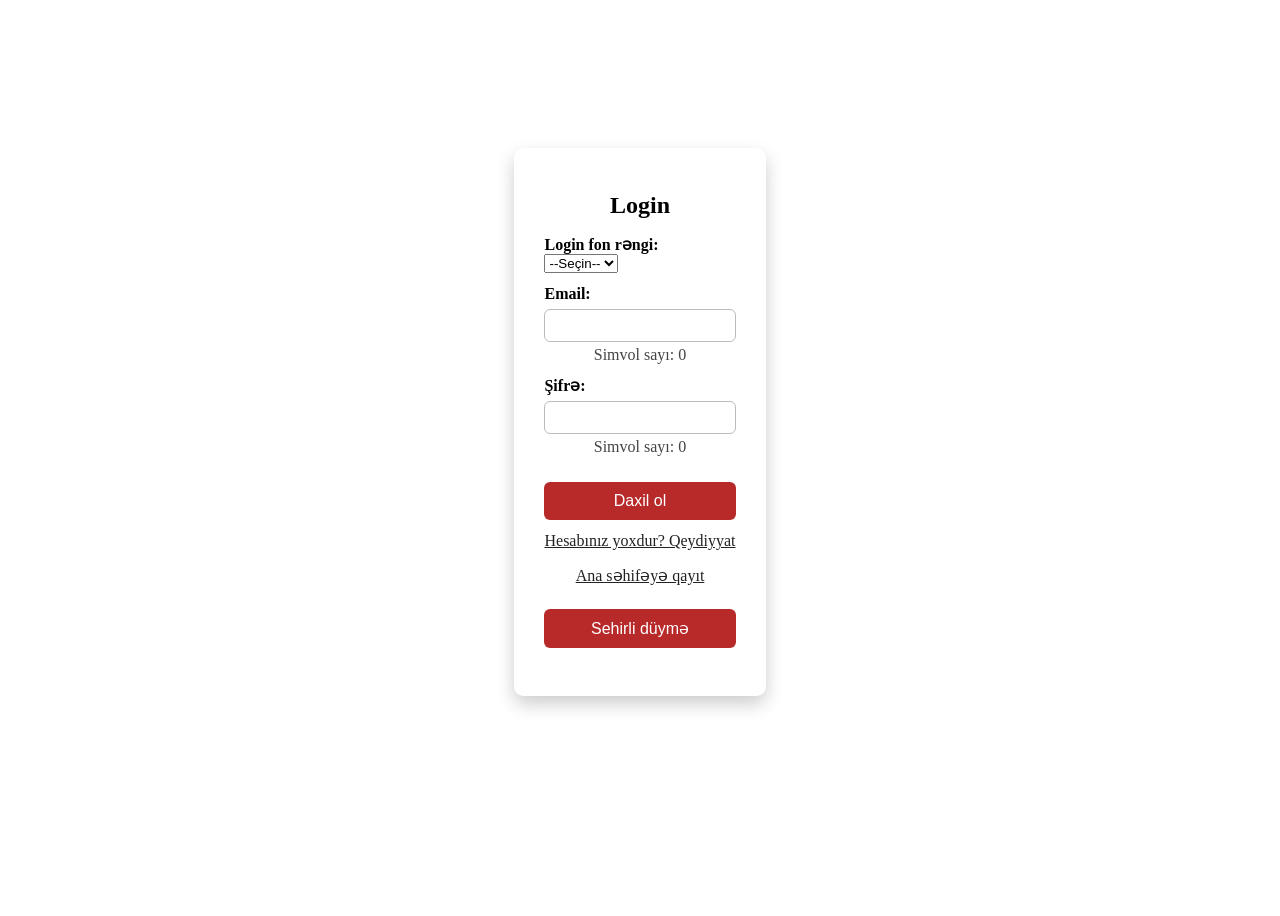
<file: login.html>
<!DOCTYPE html>
<html lang="az">
<head>
    <meta charset="UTF-8">
    <meta name="viewport" content="width=device-width, initial-scale=1.0">
    <link rel="stylesheet" href="style.css">
    <title>Login - GymBro</title>
</head>
<body>
    
    <div class="auth-page">
        <h2>Login</h2>
        <form action="#" method="post">
            <label for="email">Email:</label>
            <input type="email" id="email" name="email" required>
             
            <label for="password">Şifrə:</label>
            <input type="password" id="password" name="password" required>

            <button type="submit">Daxil ol</button>
        </form>
        <p><a href="qeydiyyat.html">Hesabınız yoxdur? Qeydiyyat</a></p>
        <p><a href="index.html">Ana səhifəyə qayıt</a></p>
    </div>

    <!-- JS faylına bağlantı (char counter üçün) -->
    <script src="index.javascript"></script>
</body>
</html>
</file>
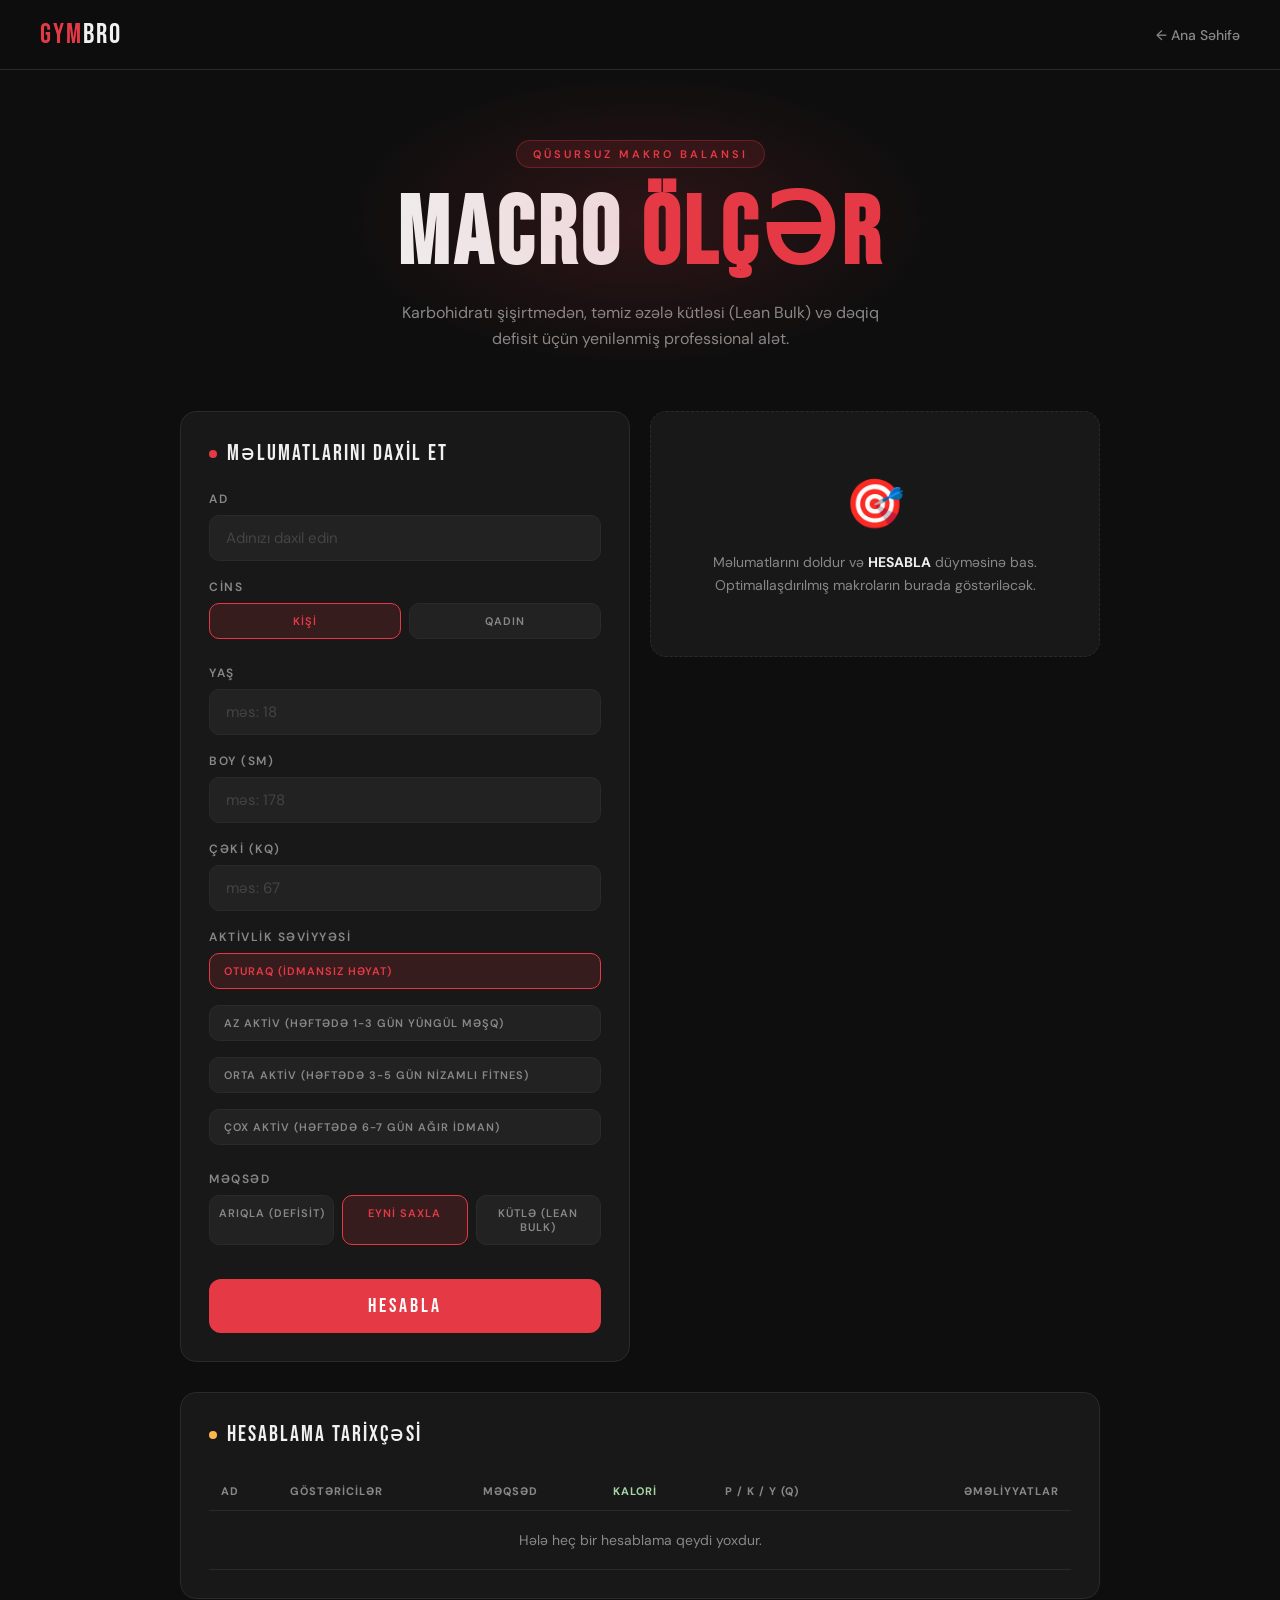
<file: macro.html>
<!DOCTYPE html>
<html lang="az">
<head>
  <meta charset="UTF-8">
  <meta name="viewport" content="width=device-width, initial-scale=1.0">
  <title>Macro Ölçər — GymBro</title>
  <link href="https://fonts.googleapis.com/css2?family=Bebas+Neue&family=DM+Sans:wght@300;400;500;600&display=swap" rel="stylesheet">
  <style>
    *, *::before, *::after { box-sizing: border-box; margin: 0; padding: 0; }

    :root {
      --bg: #0e0e0e;
      --surface: #181818;
      --surface2: #222222;
      --border: #2a2a2a;
      --accent: #e63946;
      --accent2: #ff6b35;
      --text: #f0f0f0;
      --muted: #888;
      --protein: #4fc3f7;
      --carb: #ffb74d;
      --fat: #ef5350;
      --cal: #a5d6a7;
    }

    body {
      background: var(--bg);
      color: var(--text);
      font-family: 'DM Sans', sans-serif;
      min-height: 100vh;
      overflow-x: hidden;
    }

    /* NAV */
    nav {
      display: flex;
      align-items: center;
      justify-content: space-between;
      padding: 18px 40px;
      border-bottom: 1px solid var(--border);
      background: #0e0e0ecc;
      backdrop-filter: blur(10px);
      position: sticky;
      top: 0;
      z-index: 100;
    }
    .nav-logo {
      font-family: 'Bebas Neue', sans-serif;
      font-size: 28px;
      letter-spacing: 2px;
      color: var(--accent);
      text-decoration: none;
    }
    .nav-logo span { color: var(--text); }
    nav a.back {
      color: var(--muted);
      text-decoration: none;
      font-size: 14px;
      font-weight: 500;
      transition: color 0.2s;
    }
    nav a.back:hover { color: var(--text); }

    /* HERO */
    .hero {
      text-align: center;
      padding: 70px 20px 40px;
      position: relative;
    }
    .hero::before {
      content: '';
      position: absolute;
      top: 0; left: 50%;
      transform: translateX(-50%);
      width: 600px; height: 300px;
      background: radial-gradient(ellipse at center, rgba(230,57,70,0.15) 0%, transparent 70%);
      pointer-events: none;
    }
    .hero-tag {
      display: inline-block;
      background: rgba(230,57,70,0.12);
      border: 1px solid rgba(230,57,70,0.3);
      color: var(--accent);
      font-size: 11px;
      font-weight: 600;
      letter-spacing: 3px;
      text-transform: uppercase;
      padding: 6px 16px;
      border-radius: 20px;
      margin-bottom: 20px;
    }
    .hero h1 {
      font-family: 'Bebas Neue', sans-serif;
      font-size: clamp(52px, 8vw, 96px);
      letter-spacing: 4px;
      line-height: 1;
      margin-bottom: 16px;
    }
    .hero h1 span { color: var(--accent); }
    .hero p {
      color: var(--muted);
      font-size: 16px;
      max-width: 480px;
      margin: 0 auto;
      line-height: 1.6;
    }

    /* MAIN LAYOUT */
    .container {
      max-width: 960px;
      margin: 0 auto;
      padding: 20px 20px 80px;
    }

    .calculator-grid {
      display: grid;
      grid-template-columns: 1fr 1fr;
      gap: 20px;
      align-items: start;
    }

    @media (max-width: 700px) {
      .calculator-grid { grid-template-columns: 1fr; }
    }

    /* FORM CARD */
    .card {
      background: var(--surface);
      border: 1px solid var(--border);
      border-radius: 16px;
      padding: 28px;
    }
    .card-title {
      font-family: 'Bebas Neue', sans-serif;
      font-size: 22px;
      letter-spacing: 2px;
      color: var(--text);
      margin-bottom: 24px;
      display: flex;
      align-items: center;
      gap: 10px;
    }
    .card-title .dot {
      width: 8px; height: 8px;
      border-radius: 50%;
      background: var(--accent);
    }

    .form-group {
      margin-bottom: 18px;
    }
    label {
      display: block;
      font-size: 12px;
      font-weight: 600;
      letter-spacing: 1.5px;
      text-transform: uppercase;
      color: var(--muted);
      margin-bottom: 8px;
    }
    input[type="number"], input[type="text"] {
      width: 100%;
      background: var(--surface2);
      border: 1px solid var(--border);
      border-radius: 10px;
      padding: 12px 16px;
      color: var(--text);
      font-family: 'DM Sans', sans-serif;
      font-size: 15px;
      outline: none;
      transition: border-color 0.2s;
    }
    input[type="number"]:focus, input[type="text"]:focus {
      border-color: var(--accent);
    }
    input[type="number"]::placeholder, input[type="text"]::placeholder { color: #444; }

    .radio-group {
      display: flex;
      gap: 8px;
      flex-wrap: wrap;
    }
    .radio-group input { display: none; }
    .radio-group label {
      flex: 1;
      min-width: 80px;
      text-align: center;
      background: var(--surface2);
      border: 1px solid var(--border);
      border-radius: 10px;
      padding: 10px 8px;
      cursor: pointer;
      font-size: 11px;
      font-weight: 600;
      letter-spacing: 1px;
      color: var(--muted);
      transition: all 0.2s;
      text-transform: uppercase;
    }
    .radio-group input:checked + label {
      background: rgba(230,57,70,0.15);
      border-color: var(--accent);
      color: var(--accent);
    }
    .radio-group label:hover {
      border-color: #444;
      color: var(--text);
    }

    .btn {
      width: 100%;
      padding: 15px;
      background: var(--accent);
      border: none;
      border-radius: 12px;
      color: white;
      font-family: 'Bebas Neue', sans-serif;
      font-size: 20px;
      letter-spacing: 3px;
      cursor: pointer;
      margin-top: 8px;
      transition: all 0.2s;
    }
    .btn:hover {
      background: #c1121f;
      transform: translateY(-1px);
      box-shadow: 0 8px 24px rgba(230,57,70,0.35);
    }

    /* RESULTS */
    .results {
      display: none;
      flex-direction: column;
      gap: 16px;
    }
    .results.show { display: flex; }

    .result-placeholder {
      background: var(--surface);
      border: 1px dashed var(--border);
      border-radius: 16px;
      padding: 60px 28px;
      text-align: center;
    }
    .result-placeholder .icon { font-size: 48px; margin-bottom: 16px; }
    .result-placeholder p { color: var(--muted); font-size: 14px; line-height: 1.6; }

    .cal-card {
      background: linear-gradient(135deg, #1a0a0b 0%, #2d1010 100%);
      border: 1px solid rgba(230,57,70,0.3);
      border-radius: 16px;
      padding: 28px;
      text-align: center;
      position: relative;
    }
    .cal-label {
      font-size: 11px;
      font-weight: 600;
      letter-spacing: 3px;
      text-transform: uppercase;
      color: rgba(230,57,70,0.7);
      margin-bottom: 8px;
    }
    .cal-number {
      font-family: 'Bebas Neue', sans-serif;
      font-size: 72px;
      color: var(--accent);
      line-height: 1;
      letter-spacing: 2px;
    }
    .cal-unit { font-size: 13px; color: var(--muted); margin-top: 6px; }

    .macro-card {
      background: var(--surface);
      border: 1px solid var(--border);
      border-radius: 16px;
      padding: 24px 28px;
    }
    .macro-item { margin-bottom: 20px; }
    .macro-item:last-child { margin-bottom: 0; }
    .macro-header {
      display: flex;
      justify-content: space-between;
      align-items: baseline;
      margin-bottom: 8px;
    }
    .macro-name { font-size: 12px; font-weight: 600; letter-spacing: 2px; text-transform: uppercase; }
    .macro-val { font-family: 'Bebas Neue', sans-serif; font-size: 22px; letter-spacing: 1px; }
    .macro-val span { font-family: 'DM Sans', sans-serif; font-size: 12px; color: var(--muted); }
    
    .bar-bg { height: 6px; background: var(--surface2); border-radius: 10px; overflow: hidden; }
    .bar-fill { height: 100%; border-radius: 10px; transition: width 0.8s ease; width: 0%; }

    .tip-card {
      background: var(--surface);
      border: 1px solid var(--border);
      border-radius: 16px;
      padding: 20px 24px;
      display: flex;
      gap: 14px;
    }
    .tip-icon { font-size: 24px; }
    .tip-text { font-size: 13px; color: var(--muted); line-height: 1.6; }
    .tip-text strong { color: var(--text); }

    .bmr-row {
      display: flex;
      justify-content: space-between;
      font-size: 13px;
      padding: 10px 0;
      border-bottom: 1px solid var(--border);
      color: var(--muted);
    }
    .bmr-row:last-child { border-bottom: none; }
    .bmr-row strong { color: var(--text); }

    /* Cədvəl */
    table td { padding: 14px 12px; border-bottom: 1px solid var(--border); vertical-align: middle; }
    .action-btn {
      padding: 6px 12px;
      border-radius: 6px;
      cursor: pointer;
      font-size: 12px;
      font-weight: 500;
      border: 1px solid var(--border);
      margin-left: 6px;
      font-family: 'DM Sans', sans-serif;
      transition: all 0.2s;
    }
    .btn-delete { background: #331111; color: #ff4444; border-color: #552222; }
    .btn-edit { background: #112233; color: #44aaff; border-color: #223355; }
    .btn-delete:hover { background: #551111; }
    .btn-edit:hover { background: #113355; }

    @keyframes fadeUp {
      from { opacity: 0; transform: translateY(20px); }
      to   { opacity: 1; transform: translateY(0); }
    }
    .animate { animation: fadeUp 0.5s ease forwards; }
  </style>
</head>
<body>

<nav>
  <a href="index.html" class="nav-logo">Gym<span>Bro</span></a>
  <a href="index.html" class="back">← Ana Səhifə</a>
</nav>

<div class="hero">
  <div class="hero-tag">Qüsursuz Makro Balansı</div>
  <h1>MACRO <span>ÖLÇƏR</span></h1>
  <p>Karbohidratı şişirtmədən, təmiz əzələ kütləsi (Lean Bulk) və dəqiq defisit üçün yenilənmiş professional alət.</p>
</div>

<div class="container">
  <div class="calculator-grid">

    <div class="card">
      <div class="card-title"><div class="dot"></div> Məlumatlarını Daxil Et</div>

      <div class="form-group">
        <label>Ad</label>
        <input type="text" id="name" placeholder="Adınızı daxil edin">
      </div>

      <div class="form-group">
        <label>Cins</label>
        <div class="radio-group">
          <input type="radio" name="gender" id="male" value="male" checked>
          <label for="male">Kişi</label>
          <input type="radio" name="gender" id="female" value="female">
          <label for="female">Qadın</label>
        </div>
      </div>

      <div class="form-group">
        <label>Yaş</label>
        <input type="number" id="age" placeholder="məs: 18" min="10" max="100">
      </div>

      <div class="form-group">
        <label>Boy (sm)</label>
        <input type="number" id="height" placeholder="məs: 178" min="100" max="250">
      </div>

      <div class="form-group">
        <label>Çəki (kq)</label>
        <input type="number" id="weight" placeholder="məs: 67" min="30" max="300">
      </div>

      <div class="form-group">
        <label>Aktivlik Səviyyəsi</label>
        <div class="radio-group" style="flex-direction: column;">
          <input type="radio" name="activity" id="a1" value="1.2" checked>
          <label for="a1" style="min-width:unset; text-align:left; padding: 10px 14px;">Oturaq (idmansız həyat)</label>
          <input type="radio" name="activity" id="a2" value="1.375">
          <label for="a2" style="min-width:unset; text-align:left; padding: 10px 14px;">Az aktiv (həftədə 1-3 gün yüngül məşq)</label>
          <input type="radio" name="activity" id="a3" value="1.55">
          <label for="a3" style="min-width:unset; text-align:left; padding: 10px 14px;">Orta aktiv (həftədə 3-5 gün nizamlı fitnes)</label>
          <input type="radio" name="activity" id="a4" value="1.725">
          <label for="a4" style="min-width:unset; text-align:left; padding: 10px 14px;">Çox aktiv (həftədə 6-7 gün ağır idman)</label>
        </div>
      </div>

      <div class="form-group">
        <label>Məqsəd</label>
        <div class="radio-group">
          <input type="radio" name="goal" id="lose" value="lose">
          <label for="lose">Arıqla (Defisit)</label>
          <input type="radio" name="goal" id="maintain" value="maintain" checked>
          <label for="maintain">Eyni Saxla</label>
          <input type="radio" name="goal" id="gain" value="gain">
          <label for="gain">Kütlə (Lean Bulk)</label>
        </div>
      </div>

      <button class="btn" onclick="calculate()">HESABLA</button>
    </div>

    <div>
      <div class="result-placeholder" id="placeholder">
        <div class="icon">🎯</div>
        <p>Məlumatlarını doldur və <strong style="color:var(--text)">HESABLA</strong> düyməsinə bas.<br>Optimallaşdırılmış makroların burada göstəriləcək.</p>
      </div>

      <div class="results" id="results">
        <div class="cal-card animate" id="calCard">
          <div class="cal-label">Gündəlik Hədəf Kalori</div>
          <div class="cal-number" id="calNum">—</div>
          <div class="cal-unit">kkal / gün</div>
        </div>

        <div class="macro-card animate" style="animation-delay:0.1s">
          <div class="macro-item">
            <div class="macro-header">
              <div class="macro-name" style="color:var(--protein)">Protein (Əzələ Qoruyucu)</div>
              <div class="macro-val" style="color:var(--protein)" id="proteinVal">—<span> q/gün</span></div>
            </div>
            <div class="bar-bg"><div class="bar-fill" id="proteinBar" style="background:var(--protein)"></div></div>
          </div>
          <div class="macro-item">
            <div class="macro-header">
              <div class="macro-name" style="color:var(--carb)">Karbohidrat (Təmiz Enerji)</div>
              <div class="macro-val" style="color:var(--carb)" id="carbVal">—<span> q/gün</span></div>
            </div>
            <div class="bar-bg"><div class="bar-fill" id="carbBar" style="background:var(--carb)"></div></div>
          </div>
          <div class="macro-item">
            <div class="macro-header">
              <div class="macro-name" style="color:var(--fat)">Sağlam Yağ (Hormonal Balans)</div>
              <div class="macro-val" style="color:var(--fat)" id="fatVal">—<span> q/gün</span></div>
            </div>
            <div class="bar-bg"><div class="bar-fill" id="fatBar" style="background:var(--fat)"></div></div>
          </div>
        </div>

        <div class="macro-card animate" style="animation-delay:0.2s" id="bmrInfo">
          <div class="bmr-row"><span>BMR (Orqanizmin minimal xərci)</span><strong id="bmrVal">—</strong></div>
          <div class="bmr-row"><span>TDEE (Aktivlik daxil balans kalori)</span><strong id="tdeeVal">—</strong></div>
          <div class="bmr-row"><span>Məqsəd rejimi</span><strong id="goalVal">—</strong></div>
        </div>

        <div class="tip-card animate" style="animation-delay:0.3s" id="tipCard">
          <div class="tip-icon">✨</div>
          <div class="tip-text" id="tipText">—</div>
        </div>
      </div>
    </div>

  </div>

  <div class="card" style="margin-top: 30px; grid-column: 1 / -1; width: 100%;">
    <div class="card-title"><div class="dot" style="background: var(--carb);"></div> Hesablama Tarixçəsi</div>
    <div style="overflow-x: auto;">
      <table style="width: 100%; border-collapse: collapse; color: var(--text); font-size: 14px; text-align: left;">
        <thead>
          <tr style="border-bottom: 1px solid var(--border); color: var(--muted); font-size: 11px; text-transform: uppercase; letter-spacing: 1px;">
            <th style="padding: 12px;">Ad</th>
            <th style="padding: 12px;">Göstəricilər</th>
            <th style="padding: 12px;">Məqsəd</th>
            <th style="padding: 12px; color: var(--cal);">Kalori</th>
            <th style="padding: 12px;">P / K / Y (q)</th>
            <th style="padding: 12px; text-align: right;">Əməliyyatlar</th>
          </tr>
        </thead>
        <tbody id="historyBody"></tbody>
      </table>
    </div>
  </div>

</div>

<script>
let macroHistory = JSON.parse(localStorage.getItem('gymbro_macros')) || [];
let editIndex = -1; 

document.addEventListener('DOMContentLoaded', updateTable);

function calculate() {
  const name   = document.getElementById('name').value.trim();
  const gender = document.querySelector('input[name="gender"]:checked').value;
  const age    = parseFloat(document.getElementById('age').value);
  const height = parseFloat(document.getElementById('height').value);
  const weight = parseFloat(document.getElementById('weight').value);
  const activity = parseFloat(document.querySelector('input[name="activity"]:checked').value);
  const goal   = document.querySelector('input[name="goal"]:checked').value;

  if (!name) {
    alert('Zəhmət olmasa bir ad daxil edin.');
    return;
  }
  if (!age || !height || !weight || age < 10 || height < 100 || weight < 30) {
    alert('Zəhmət olmasa bütün sahələri düzgün doldurun.');
    return;
  }

  // BMR (Mifflin-St Jeor)
  let bmr = (gender === 'male') 
    ? (10 * weight + 6.25 * height - 5 * age + 5)
    : (10 * weight + 6.25 * height - 5 * age - 161);

  const tdee = bmr * activity;
  let calories, goalLabel;

  if (goal === 'lose') {
    calories = tdee - 400;
    goalLabel = 'Arıqlama';
  } else if (goal === 'gain') {
    calories = tdee + 350; 
    goalLabel = 'Kütlə qazanma';
  } else {
    calories = tdee;
    goalLabel = 'Çəki saxlama';
  }
  calories = Math.round(calories);

  // OPTİMAL İDMANÇI MAKRO STRATEGİYASI:
  // 1. Protein: Sabit bədən çəkisinə görə 2.2 qram (67kq üçün = ~147q)
  const protein = Math.round(weight * 2.2); 
  const proteinKcal = protein * 4;

  // 2. Karbohidrat: Şişmənin tam qarşısını alan qoruyucu əmsallar (Hədəf çəki * optimal qram)
  let carbsPerKg = 3.5; // Çəki saxlama üçün
  if (goal === 'lose') {
    carbsPerKg = 2.0;  // Arıqlama dövrü üçün aşağı karbohidrat
  } else if (goal === 'gain') {
    // Əgər aktivlik çoxdursa karbohidratı 3.8, azdırsa 3.5 səviyyəsində limitləyirik (390q rəqəmi tamamilə ləğv olundu)
    carbsPerKg = activity >= 1.55 ? 3.8 : 3.5; 
  }
  const carbs = Math.round(weight * carbsPerKg);
  const carbsKcal = carbs * 4;

  // 3. Sağlam Yağlar: Qalan kalori ehtiyacı təmiz enerji və hormonal sağlamlıq üçün yağlara verilir
  let remainingKcal = calories - (proteinKcal + carbsKcal);
  let fat = Math.round(remainingKcal / 9);

  // Yağ üçün minimum qoruyucu alt limit (kq başına min 0.8q)
  const minFat = Math.round(weight * 0.8);
  if (fat < minFat) {
    fat = minFat;
  }

  // Makroların cəminə görə real son kalori sinxronizasiyası
  const finalCalories = (protein * 4) + (carbs * 4) + (fat * 9);

  const record = {
    name, gender, age, height, weight, activity, goal, 
    calories: finalCalories, protein, carbs, fat, bmr: Math.round(bmr), tdee: Math.round(tdee), goalLabel
  };

  if (editIndex === -1) {
    macroHistory.push(record);
  } else {
    macroHistory[editIndex] = record;
    editIndex = -1; 
    document.querySelector('.btn').textContent = "HESABLA";
  }

  localStorage.setItem('gymbro_macros', JSON.stringify(macroHistory));
  updateTable();
  showVisualResults(record);
  
  document.getElementById('name').value = '';
}

function showVisualResults(data) {
  document.getElementById('placeholder').style.display = 'none';
  const r = document.getElementById('results');
  r.classList.add('show');

  document.getElementById('calNum').textContent = data.calories.toLocaleString();
  document.getElementById('proteinVal').innerHTML = data.protein + '<span> q/gün</span>';
  document.getElementById('carbVal').innerHTML    = data.carbs   + '<span> q/gün</span>';
  document.getElementById('fatVal').innerHTML     = data.fat     + '<span> q/gün</span>';

  document.getElementById('bmrVal').textContent  = data.bmr + ' kkal';
  document.getElementById('tdeeVal').textContent = data.tdee + ' kkal';
  document.getElementById('goalVal').textContent = data.goalLabel;

  const maxMacro = Math.max(data.protein, data.carbs, data.fat);
  setTimeout(() => {
    document.getElementById('proteinBar').style.width = (data.protein / maxMacro * 100) + '%';
    document.getElementById('carbBar').style.width    = (data.carbs   / maxMacro * 100) + '%';
    document.getElementById('fatBar').style.width     = (data.fat     / maxMacro * 100) + '%';
  }, 100);

  const tips = {
    lose: `<strong>Dəqiq Defisit:</strong> Karbohidrat aşağı salındı (${data.carbs}q). Yüksək protein əzələni qoruyacaq. Yağ yandırılması üçün idealdır.`,
    maintain: `<strong>Balans Dövrü:</strong> Enerjin stabil qalacaq, çəkin dəyişməyəcək. Formanı qorumaq üçün tam ideal makrolardır.`,
    gain: `<strong>Təmiz Əzələ (Lean Bulk):</strong> Karbohidratı şişirdib yağlanmaq yerinə, optimal limitdə saxladıq (${data.carbs}q). Qalan enerji sağlam yağlarla dəstəkləndi!`
  };
  document.getElementById('tipText').innerHTML = tips[data.goal] || tips['maintain'];

  r.querySelectorAll('.animate').forEach((el, i) => {
    el.style.animation = 'none';
    el.offsetHeight;
    el.style.animation = `fadeUp 0.5s ease ${i * 0.1}s forwards`;
  });
}

function updateTable() {
  const tbody = document.getElementById('historyBody');
  tbody.innerHTML = '';

  if (macroHistory.length === 0) {
    tbody.innerHTML = `<tr><td colspan="6" style="text-align:center; color:var(--muted); padding:20px;">Hələ heç bir hesablama qeydi yoxdur.</td></tr>`;
    return;
  }

  macroHistory.forEach((item, index) => {
    const row = document.createElement('tr');
    row.innerHTML = `
      <td style="font-weight:600; color:var(--text);">${item.name}</td>
      <td style="color:var(--muted); font-size:13px;">${item.gender === 'male' ? 'Kişi' : 'Qadın'}, ${item.age} yaş<br>${item.weight} kq / ${item.height} sm</td>
      <td><span style="font-size:12px; background:var(--surface2); padding:4px 8px; border-radius:6px; border:1px solid var(--border);">${item.goalLabel}</span></td>
      <td style="font-family:'Bebas Neue', sans-serif; font-size:18px; color:var(--accent); letter-spacing:1px;">${item.calories} kkal</td>
      <td style="font-size:13px;"><span style="color:var(--protein)">${item.protein}q</span> / <span style="color:var(--carb)">${item.carbs}q</span> / <span style="color:var(--fat)">${item.fat}q</span></td>
      <td style="text-align: right;">
        <button class="action-btn btn-edit" onclick="editRecord(${index})">Dəyiş</button>
        <button class="action-btn btn-delete" onclick="deleteRecord(${index})">Sil</button>
      </td>
    `;
    tbody.appendChild(row);
  });
}

function deleteRecord(index) {
  if (confirm(`${macroHistory[index].name} adlı qeydi silmək istədiyinizə əminsiniz?`)) {
    macroHistory.splice(index, 1);
    localStorage.setItem('gymbro_macros', JSON.stringify(macroHistory));
    updateTable();
  }
}

function editRecord(index) {
  const item = macroHistory[index];
  
  document.getElementById('name').value = item.name;
  document.getElementById('age').value = item.age;
  document.getElementById('height').value = item.height;
  document.getElementById('weight').value = item.weight;
  
  document.getElementById(item.gender).checked = true;
  document.getElementById(item.goal).checked = true;
  
  const activityRadios = document.querySelectorAll('input[name="activity"]');
  activityRadios.forEach(radio => {
    if (parseFloat(radio.value) === item.activity) {
      radio.checked = true;
    }
  });

  editIndex = index;
  document.querySelector('.btn').textContent = "YENİLƏ / YADDA SAXLA";
  window.scrollTo({ top: 150, behavior: 'smooth' });
}
</script>

</body>
</html>
</file>
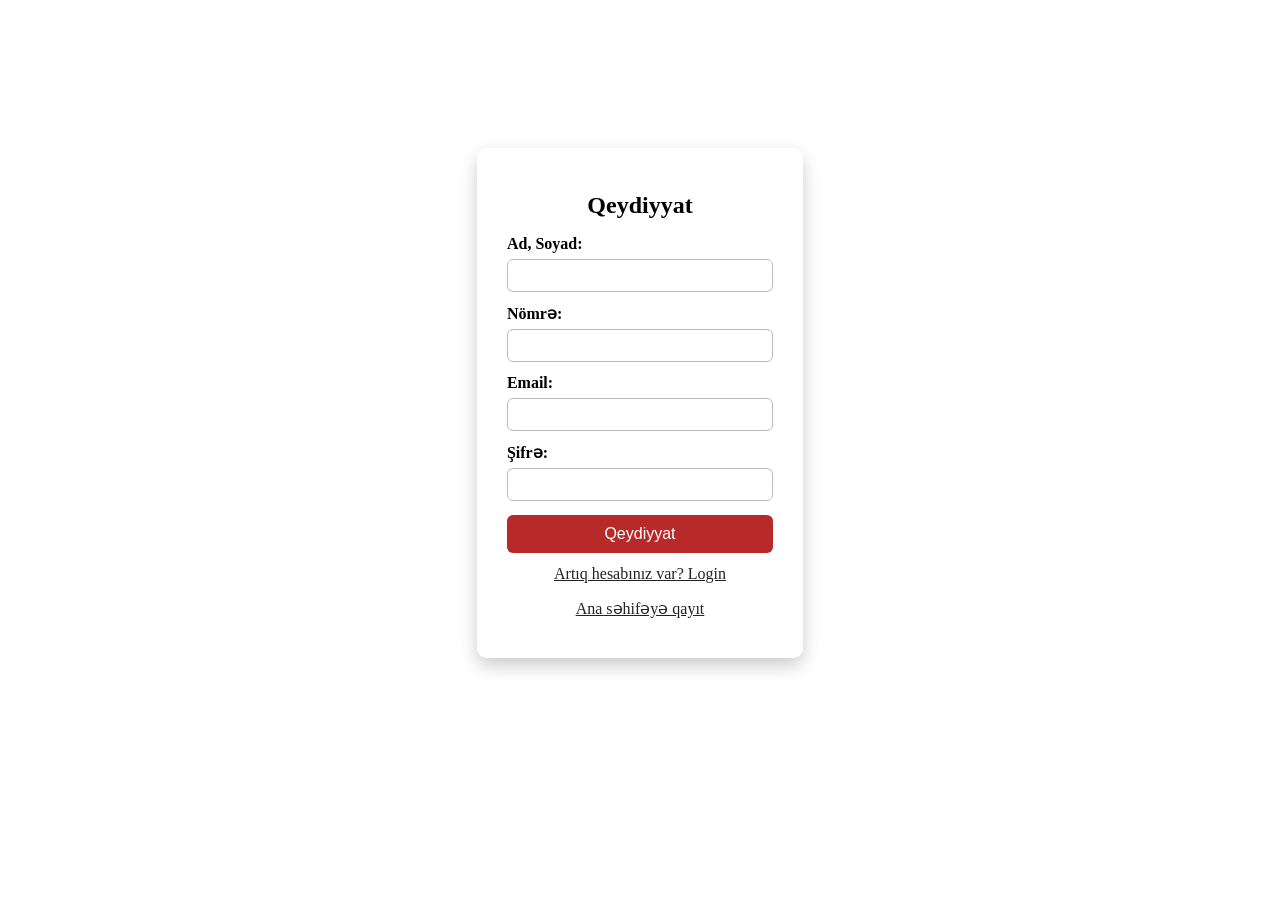
<file: qeydiyyat.html>
<!DOCTYPE html>
<html lang="az">
<head>
    <meta charset="UTF-8">
    <meta name="viewport" content="width=device-width, initial-scale=1.0">
    <link rel="stylesheet" href="style.css">
    <title>Qeydiyyat - GymBro</title>
</head>
<body>
    <div class="auth-page">
        <h2>Qeydiyyat</h2>
        <form action="#" method="post">
            <label for="name">Ad, Soyad:</label>
            <input type="text" id="name" name="name" required>

            <label for="number">Nömrə:</label>
            <input type="tel" id="number" name="number" required>

            <label for="email">Email:</label>
            <input type="email" id="email" name="email" required>

            <label for="password">Şifrə:</label>
            <input type="password" id="password" name="password" required>

            <button type="submit">Qeydiyyat</button>
        </form>
        <p><a href="login.html">Artıq hesabınız var? Login</a></p>
        <p><a href="index.html">Ana səhifəyə qayıt</a></p>
    </div>
</body>
</html>
</file>
<file: style.css>
body {
    background-image: url("https://supplementsuperstores.com/cdn/shop/articles/STORES-3.png?v=1744655697");
    min-height: 100vh;
    display: flex;
    flex-direction: column;
}

#logo {
    position: fixed;
    top: 25px;
    left: 15px;
    height: 100px;
}

.auth-links {
    position: fixed;
    top: 32px;
    right: 20px;
    font-size: 16px;
    background-color: rgba(255, 255, 255, 0.8);
    border-radius: 8px;
    padding: 6px 12px;
    box-shadow: 0 2px 6px rgba(0,0,0,0.25);
    z-index: 100;
}

.auth-links a {
    color: #222;
    text-decoration: none;
    margin: 0 5px;
    font-weight: 600;
}

.auth-links a:hover {
    color: #b82a2a;
}

ul {
   list-style-type: none; 
   padding: 0;
   text-align: center; 
}
ul li a {
   text-decoration: none;
   color: rgb(18, 18, 18);
}
li {
   display: inline-block; 
   padding: 1px 1px;
   font-size: 23px;
   background-color: rgba(235, 229, 229, 0.8);
   margin: 0 25px;
   cursor: pointer;
   border-radius: 5px;
   transition: background-color 0.3s ease;
   
}
li:hover {
   background-color: rgba(184, 42, 42, 0.2);
   
}

footer {
   background-color: rgba(0, 0, 0, 0.8);
   color: white;
   padding: 20px;
   margin-top: auto;
   display: flex;
   justify-content: space-around;
   flex-wrap: wrap;
}

.footer-section {
   flex: 1;
   text-align: center;
}

.footer-section a {
   color: #ddd;
   text-decoration: none;
}

.footer-section a:hover {
   color: white;
}

.auth-page {
    max-width: 380px;
    margin: 140px auto;
    background: rgba(255,255,255,0.9);
    padding: 24px 30px;
    border-radius: 10px;
    box-shadow: 0 8px 18px rgba(0,0,0,0.2);
}

.auth-page h2 {
    margin-bottom: 16px;
    text-align: center;
}


.auth-page label {
    display: block;
    margin-top: 12px;
    font-weight: 600;
}

.auth-page input {
    width: 100%;
    padding: 8px 10px;
    margin-top: 6px;
    border: 1px solid #bbb;
    border-radius: 6px;
    box-sizing: border-box;
}

.auth-page button {
    width: 100%;
    margin-top: 14px;
    padding: 10px 0;
    background-color: #b82a2a;
    border: none;
    color: #fff;
    border-radius: 6px;
    cursor: pointer;
    font-size: 16px;
}

.auth-page button:hover {
    background-color: #951f1f;
}

.auth-page p {
    margin-top: 12px;
    text-align: center;
}

.auth-page a {
    color: #222;
    text-decoration: underline;
}
</file>
